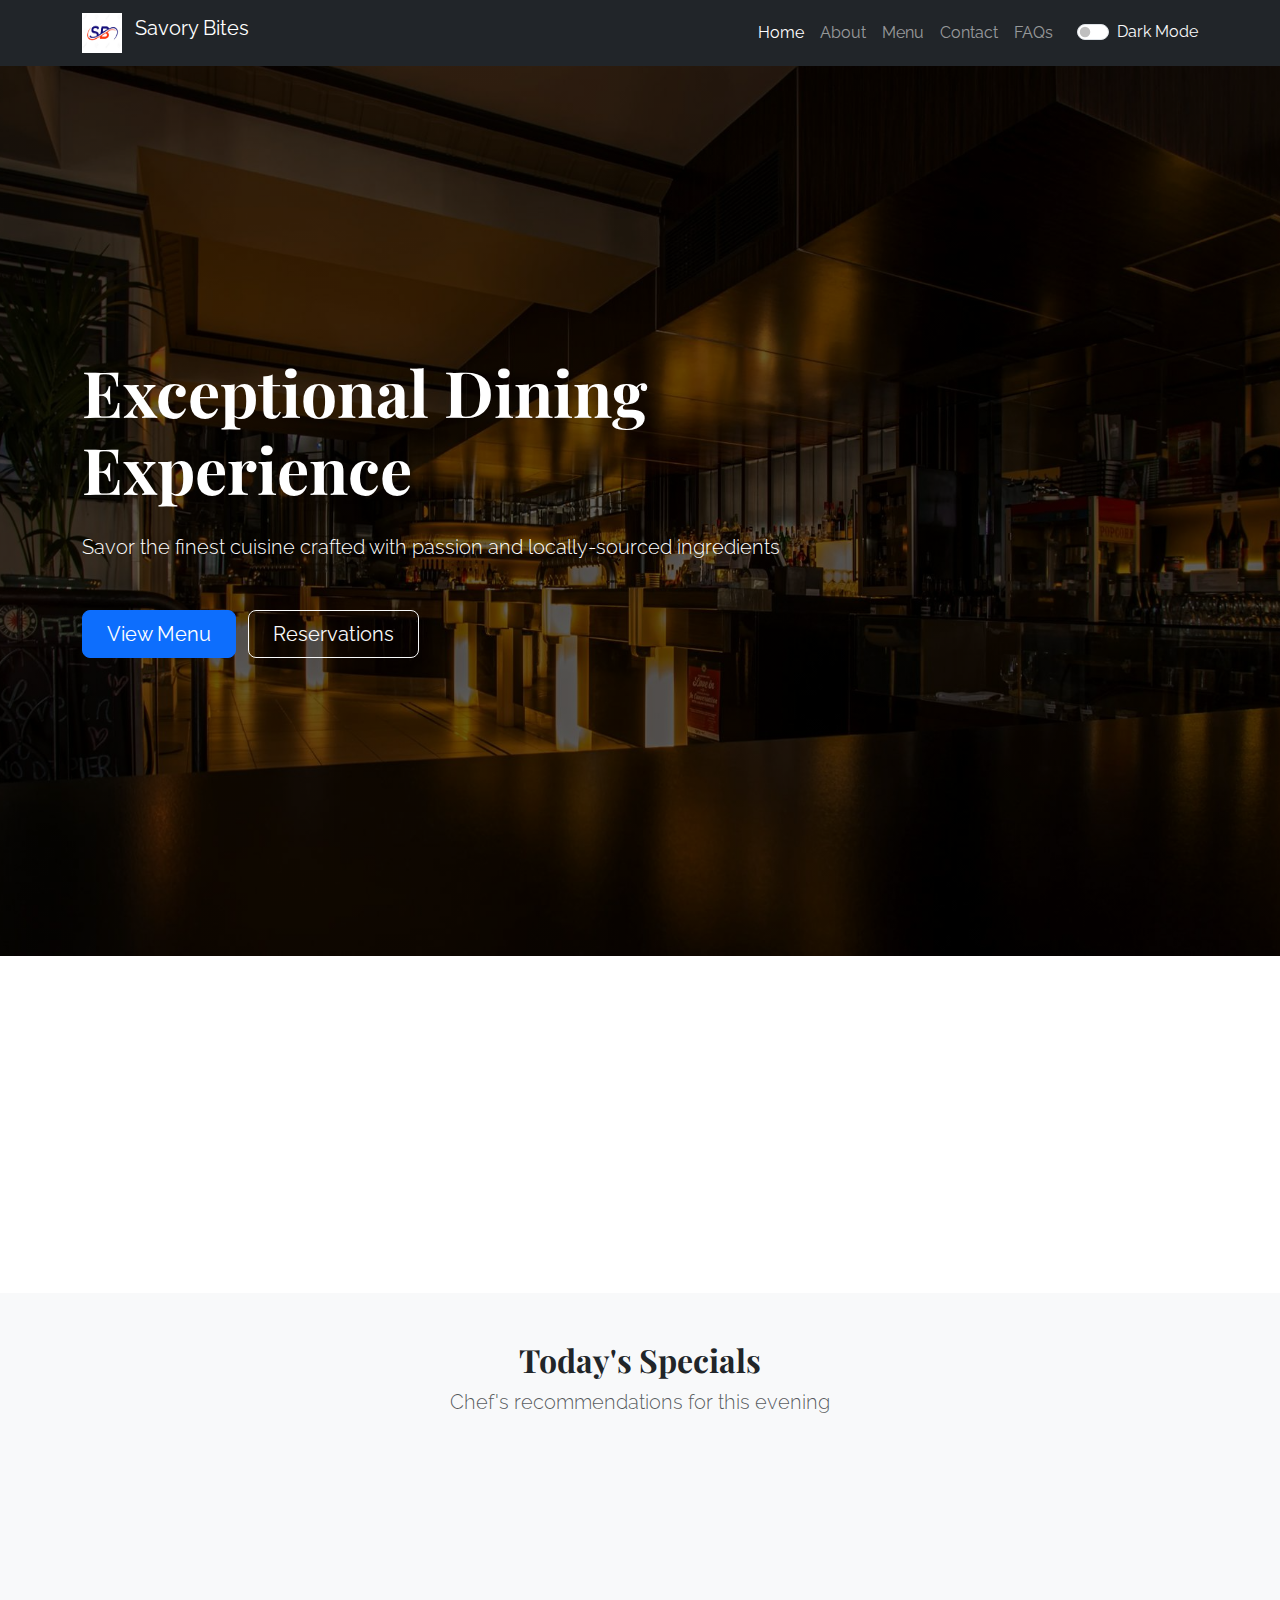
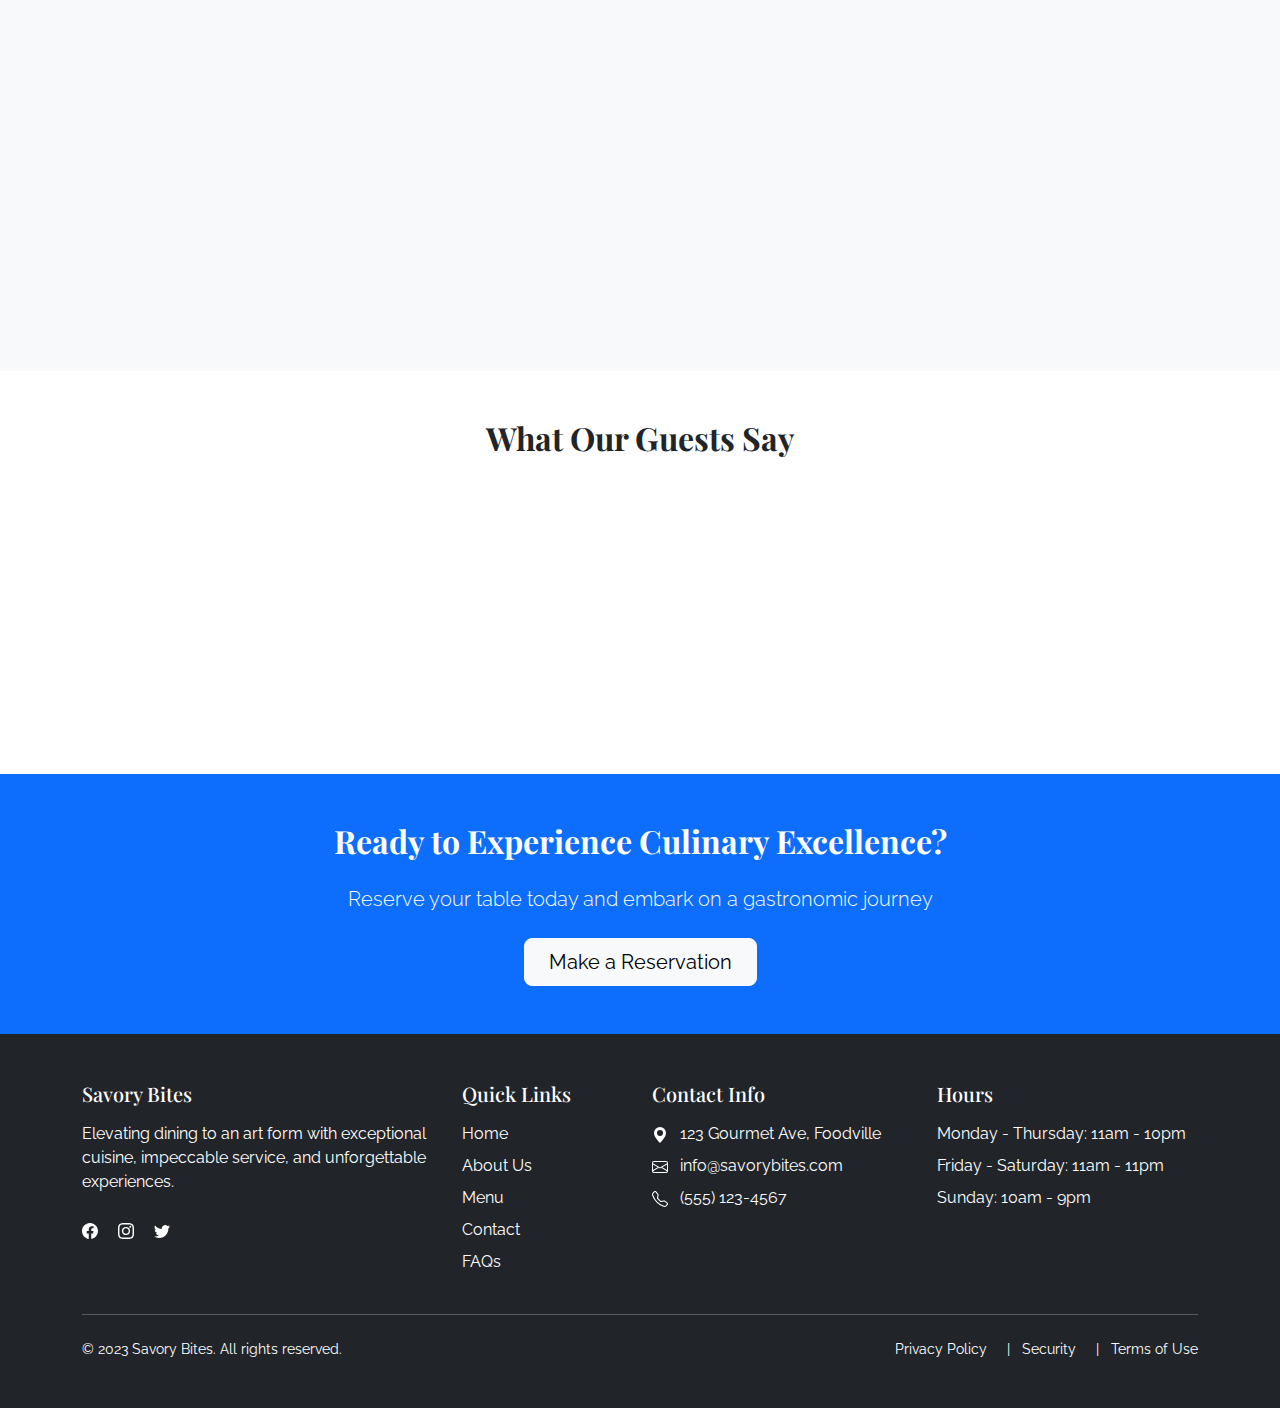
<file: index.html>
<!DOCTYPE html>
<html lang="en" data-bs-theme="light">
<head>
    <meta charset="UTF-8">
    <meta name="viewport" content="width=device-width, initial-scale=1.0">
    <meta name="description" content="Gourmet dining experience with fresh, locally-sourced ingredients">
    <meta property="og:image" content="assets/images/hero.jpg">
    <title>Savory Bites | Fine Dining Restaurant</title>
    <!-- Bootstrap CSS -->
    <link href="https://cdn.jsdelivr.net/npm/bootstrap@5.3.2/dist/css/bootstrap.min.css" rel="stylesheet">
    <!-- Google Fonts -->
    <link href="https://fonts.googleapis.com/css2?family=Playfair+Display:wght@400;700&family=Raleway:wght@400;600&display=swap" rel="stylesheet">
    <!-- Custom CSS -->
    <link rel="stylesheet" href="assets/css/style.css">
    <!-- Favicon -->
    <link rel="icon" href="images/restaurant-logo.png">
</head>
<body>
    <!-- Navigation -->
    <nav class="navbar navbar-expand-lg navbar-dark bg-dark fixed-top">
        <div class="container">
            <a class="navbar-brand" href="index.html">
                <img src="images/restaurant-logo.png" alt="Savory Bites Logo" width="40" height="40" class="d-inline-block align-top me-2">
                Savory Bites
            </a>
            <button class="navbar-toggler" type="button" data-bs-toggle="collapse" data-bs-target="#navbarNav" aria-controls="navbarNav" aria-expanded="false" aria-label="Toggle navigation">
                <span class="navbar-toggler-icon"></span>
            </button>
            <div class="collapse navbar-collapse" id="navbarNav">
                <ul class="navbar-nav ms-auto">
                    <li class="nav-item">
                        <a class="nav-link active" aria-current="page" href="index.html">Home</a>
                    </li>
                    <li class="nav-item">
                        <a class="nav-link" href="about.html">About</a>
                    </li>
                    <li class="nav-item">
                        <a class="nav-link" href="menu.html">Menu</a>
                    </li>
                    <li class="nav-item">
                        <a class="nav-link" href="contact.html">Contact</a>
                    </li>
                    <li class="nav-item">
                        <a class="nav-link" href="faqs.html">FAQs</a>
                    </li>
                </ul>
                <div class="form-check form-switch ms-3">
                    <input class="form-check-input" type="checkbox" id="darkModeToggle">
                    <label class="form-check-label text-light" for="darkModeToggle">Dark Mode</label>
                </div>
            </div>
        </div>
    </nav>

    <!-- Hero Section -->
    <header class="hero-section">
        <div class="container h-100">
            <div class="row h-100 align-items-center">
                <div class="col-lg-8">
                    <h1 class="display-3 fw-bold text-white mb-4">Exceptional Dining Experience</h1>
                    <p class="lead text-white mb-5">Savor the finest cuisine crafted with passion and locally-sourced ingredients</p>
                    <a href="menu.html" class="btn btn-primary btn-lg px-4 me-2">View Menu</a>
                    <a href="contact.html" class="btn btn-outline-light btn-lg px-4">Reservations</a>
                </div>
            </div>
        </div>
    </header>

    <!-- Main Content -->
    <main>
        <!-- Featured Section -->
        <section class="py-5">
            <div class="container">
                <div class="row g-4">
                    <div class="col-md-4">
                        <div class="card h-100 border-0 shadow-sm">
                            <div class="card-body text-center">
                                <div class="feature-icon bg-primary bg-gradient rounded-circle p-3 mb-3 mx-auto">
                                    <svg xmlns="http://www.w3.org/2000/svg" width="24" height="24" fill="currentColor" viewBox="0 0 16 16">
                                        <path d="M8 1a2 2 0 0 1 2 2v4H6V3a2 2 0 0 1 2-2zm3 6V3a3 3 0 0 0-6 0v4a2 2 0 0 0-2 2v5a2 2 0 0 0 2 2h6a2 2 0 0 0 2-2V9a2 2 0 0 0-2-2z">
                                    </svg>
                                </div>
                                <h3 class="h4 mb-3">Premium Ingredients</h3>
                                <p class="text-muted mb-0">We source only the freshest, highest quality ingredients from local farmers and producers.</p>
                            </div>
                        </div>
                    </div>
                    <div class="col-md-4">
                        <div class="card h-100 border-0 shadow-sm">
                            <div class="card-body text-center">
                                <div class="feature-icon bg-primary bg-gradient rounded-circle p-3 mb-3 mx-auto">
                                    <svg xmlns="http://www.w3.org/2000/svg" width="24" height="24" fill="currentColor" viewBox="0 0 16 16">
                                        <path d="M2 1a1 1 0 0 0-1 1v8a1 1 0 0 0 1 1h9.586a2 2 0 0 1 1.414.586l2 2V2a1 1 0 0 0-1-1H2zm12-1a2 2 0 0 1 2 2v12.793a.5.5 0 0 1-.854.353l-2.853-2.853a1 1 0 0 0-.707-.293H2a2 2 0 0 1-2-2V2a2 2 0 0 1 2-2h12z">
                                    </svg>
                                </div>
                                <h3 class="h4 mb-3">Seasonal Menu</h3>
                                <p class="text-muted mb-0">Our menu changes with the seasons to ensure you enjoy the best flavors all year round.</p>
                            </div>
                        </div>
                    </div>
                    <div class="col-md-4">
                        <div class="card h-100 border-0 shadow-sm">
                            <div class="card-body text-center">
                                <div class="feature-icon bg-primary bg-gradient rounded-circle p-3 mb-3 mx-auto">
                                    <svg xmlns="http://www.w3.org/2000/svg" width="24" height="24" fill="currentColor" viewBox="0 0 16 16">
                                        <path d="M3.5 0a.5.5 0 0 1 .5.5V1h8V.5a.5.5 0 0 1 1 0V1h1a2 2 0 0 1 2 2v11a2 2 0 0 1-2 2H2a2 2 0 0 1-2-2V3a2 2 0 0 1 2-2h1V.5a.5.5 0 0 1 .5-.5zM1 4v10a1 1 0 0 0 1 1h12a1 1 0 0 0 1-1V4H1z">
                                    </svg>
                                </div>
                                <h3 class="h4 mb-3">Events & Catering</h3>
                                <p class="text-muted mb-0">Host your special events with us or let us bring our culinary expertise to your venue.</p>
                            </div>
                        </div>
                    </div>
                </div>
            </div>
        </section>

        <!-- Specials Section -->
        <section class="py-5 bg-light">
            <div class="container">
                <div class="text-center mb-5">
                    <h2 class="fw-bold">Today's Specials</h2>
                    <p class="lead text-muted">Chef's recommendations for this evening</p>
                </div>
                <div class="row g-4">
                    <div class="col-md-6 col-lg-3">
                        <div class="card h-100 overflow-hidden border-0 shadow-sm">
                            <img src="images/menu-item1.jpg" class="card-img-top" loading="lazy" alt="Grilled Salmon with Vegetables">
                            <div class="card-body">
                                <h5 class="card-title">Grilled Salmon</h5>
                                <p class="card-text">Fresh Atlantic salmon with seasonal vegetables and lemon butter sauce.</p>
                                <p class="text-primary fw-bold">$24.99</p>
                            </div>
                        </div>
                    </div>
                    <div class="col-md-6 col-lg-3">
                        <div class="card h-100 overflow-hidden border-0 shadow-sm">
                            <img src="images/menu-item2.jpg" class="card-img-top" loading="lazy" alt="Beef Tenderloin with Mashed Potatoes">
                            <div class="card-body">
                                <h5 class="card-title">Beef Tenderloin</h5>
                                <p class="card-text">Premium cut with truffle mashed potatoes and red wine reduction.</p>
                                <p class="text-primary fw-bold">$32.99</p>
                            </div>
                        </div>
                    </div>
                    <div class="col-md-6 col-lg-3">
                        <div class="card h-100 overflow-hidden border-0 shadow-sm">
                            <img src="images/menu-item3.jpg" class="card-img-top" loading="lazy" alt="Vegetable Risotto">
                            <div class="card-body">
                                <h5 class="card-title">Vegetable Risotto</h5>
                                <p class="card-text">Creamy Arborio rice with seasonal vegetables and parmesan.</p>
                                <p class="text-primary fw-bold">$18.99</p>
                            </div>
                        </div>
                    </div>
                    <div class="col-md-6 col-lg-3">
                        <div class="card h-100 border-0 shadow-sm">
                            <div class="card-body d-flex flex-column">
                                <h5 class="card-title">Wine Pairing</h5>
                                <p class="card-text flex-grow-1">Ask our sommelier for the perfect wine to complement your meal.</p>
                                <a href="menu.html" class="btn btn-outline-primary">View Full Menu</a>
                            </div>
                        </div>
                    </div>
                </div>
            </div>
        </section>

        <!-- Testimonials -->
        <section class="py-5">
            <div class="container">
                <div class="text-center mb-5">
                    <h2 class="fw-bold">What Our Guests Say</h2>
                </div>
                <div class="row g-4">
                    <div class="col-md-4">
                        <div class="card h-100 border-0 shadow-sm">
                            <div class="card-body">
                                <div class="mb-3 text-warning">
                                    <svg xmlns="http://www.w3.org/2000/svg" width="16" height="16" fill="currentColor" viewBox="0 0 16 16">
                                        <path d="M3.612 15.443c-.386.198-.824-.149-.746-.592l.83-4.73L.173 6.765c-.329-.314-.158-.888.283-.95l4.898-.696L7.538.792c.197-.39.73-.39.927 0l2.184 4.327 4.898.696c.441.062.612.636.282.95l-3.522 3.356.83 4.73c.078.443-.36.79-.746.592L8 13.187l-4.389 2.256z">
                                    </svg>
                                    <svg xmlns="http://www.w3.org/2000/svg" width="16" height="16" fill="currentColor" viewBox="0 0 16 16">
                                        <path d="M3.612 15.443c-.386.198-.824-.149-.746-.592l.83-4.73L.173 6.765c-.329-.314-.158-.888.283-.95l4.898-.696L7.538.792c.197-.39.73-.39.927 0l2.184 4.327 4.898.696c.441.062.612.636.282.95l-3.522 3.356.83 4.73c.078.443-.36.79-.746.592L8 13.187l-4.389 2.256z">
                                    </svg>
                                    <svg xmlns="http://www.w3.org/2000/svg" width="16" height="16" fill="currentColor" viewBox="0 0 16 16">
                                        <path d="M3.612 15.443c-.386.198-.824-.149-.746-.592l.83-4.73L.173 6.765c-.329-.314-.158-.888.283-.95l4.898-.696L7.538.792c.197-.39.73-.39.927 0l2.184 4.327 4.898.696c.441.062.612.636.282.95l-3.522 3.356.83 4.73c.078.443-.36.79-.746.592L8 13.187l-4.389 2.256z">
                                    </svg>
                                    <svg xmlns="http://www.w3.org/2000/svg" width="16" height="16" fill="currentColor" viewBox="0 0 16 16">
                                        <path d="M3.612 15.443c-.386.198-.824-.149-.746-.592l.83-4.73L.173 6.765c-.329-.314-.158-.888.283-.95l4.898-.696L7.538.792c.197-.39.73-.39.927 0l2.184 4.327 4.898.696c.441.062.612.636.282.95l-3.522 3.356.83 4.73c.078.443-.36.79-.746.592L8 13.187l-4.389 2.256z">
                                    </svg>
                                    <svg xmlns="http://www.w3.org/2000/svg" width="16" height="16" fill="currentColor" viewBox="0 0 16 16">
                                        <path d="M3.612 15.443c-.386.198-.824-.149-.746-.592l.83-4.73L.173 6.765c-.329-.314-.158-.888.283-.95l4.898-.696L7.538.792c.197-.39.73-.39.927 0l2.184 4.327 4.898.696c.441.062.612.636.282.95l-3.522 3.356.83 4.73c.078.443-.36.79-.746.592L8 13.187l-4.389 2.256z">
                                    </svg>
                                </div>
                                <blockquote class="blockquote mb-0">
                                    <p>The best dining experience I've had in years. Every dish was a masterpiece!</p>
                                    <footer class="blockquote-footer mt-2">Sarah Johnson</footer>
                                </blockquote>
                            </div>
                        </div>
                    </div>
                    <div class="col-md-4">
                        <div class="card h-100 border-0 shadow-sm">
                            <div class="card-body">
                                <div class="mb-3 text-warning">
                                    <svg xmlns="http://www.w3.org/2000/svg" width="16" height="16" fill="currentColor" viewBox="0 0 16 16">
                                        <path d="M3.612 15.443c-.386.198-.824-.149-.746-.592l.83-4.73L.173 6.765c-.329-.314-.158-.888.283-.95l4.898-.696L7.538.792c.197-.39.73-.39.927 0l2.184 4.327 4.898.696c.441.062.612.636.282.95l-3.522 3.356.83 4.73c.078.443-.36.79-.746.592L8 13.187l-4.389 2.256z">
                                    </svg>
                                    <svg xmlns="http://www.w3.org/2000/svg" width="16" height="16" fill="currentColor" viewBox="0 0 16 16">
                                        <path d="M3.612 15.443c-.386.198-.824-.149-.746-.592l.83-4.73L.173 6.765c-.329-.314-.158-.888.283-.95l4.898-.696L7.538.792c.197-.39.73-.39.927 0l2.184 4.327 4.898.696c.441.062.612.636.282.95l-3.522 3.356.83 4.73c.078.443-.36.79-.746.592L8 13.187l-4.389 2.256z">
                                    </svg>
                                    <svg xmlns="http://www.w3.org/2000/svg" width="16" height="16" fill="currentColor" viewBox="0 0 16 16">
                                        <path d="M3.612 15.443c-.386.198-.824-.149-.746-.592l.83-4.73L.173 6.765c-.329-.314-.158-.888.283-.95l4.898-.696L7.538.792c.197-.39.73-.39.927 0l2.184 4.327 4.898.696c.441.062.612.636.282.95l-3.522 3.356.83 4.73c.078.443-.36.79-.746.592L8 13.187l-4.389 2.256z">
                                    </svg>
                                    <svg xmlns="http://www.w3.org/2000/svg" width="16" height="16" fill="currentColor" viewBox="0 0 16 16">
                                        <path d="M3.612 15.443c-.386.198-.824-.149-.746-.592l.83-4.73L.173 6.765c-.329-.314-.158-.888.283-.95l4.898-.696L7.538.792c.197-.39.73-.39.927 0l2.184 4.327 4.898.696c.441.062.612.636.282.95l-3.522 3.356.83 4.73c.078.443-.36.79-.746.592L8 13.187l-4.389 2.256z">
                                    </svg>
                                    <svg xmlns="http://www.w3.org/2000/svg" width="16" height="16" fill="currentColor" viewBox="0 0 16 16">
                                        <path d="M3.612 15.443c-.386.198-.824-.149-.746-.592l.83-4.73L.173 6.765c-.329-.314-.158-.888.283-.95l4.898-.696L7.538.792c.197-.39.73-.39.927 0l2.184 4.327 4.898.696c.441.062.612.636.282.95l-3.522 3.356.83 4.73c.078.443-.36.79-.746.592L8 13.187l-4.389 2.256z">
                                    </svg>
                                </div>
                                <blockquote class="blockquote mb-0">
                                    <p>Impeccable service and the wine selection was extraordinary. Will definitely return!</p>
                                    <footer class="blockquote-footer mt-2">Michael Chen</footer>
                                </blockquote>
                            </div>
                        </div>
                    </div>
                    <div class="col-md-4">
                        <div class="card h-100 border-0 shadow-sm">
                            <div class="card-body">
                                <div class="mb-3 text-warning">
                                    <svg xmlns="http://www.w3.org/2000/svg" width="16" height="16" fill="currentColor" viewBox="0 0 16 16">
                                        <path d="M3.612 15.443c-.386.198-.824-.149-.746-.592l.83-4.73L.173 6.765c-.329-.314-.158-.888.283-.95l4.898-.696L7.538.792c.197-.39.73-.39.927 0l2.184 4.327 4.898.696c.441.062.612.636.282.95l-3.522 3.356.83 4.73c.078.443-.36.79-.746.592L8 13.187l-4.389 2.256z">
                                    </svg>
                                    <svg xmlns="http://www.w3.org/2000/svg" width="16" height="16" fill="currentColor" viewBox="0 0 16 16">
                                        <path d="M3.612 15.443c-.386.198-.824-.149-.746-.592l.83-4.73L.173 6.765c-.329-.314-.158-.888.283-.95l4.898-.696L7.538.792c.197-.39.73-.39.927 0l2.184 4.327 4.898.696c.441.062.612.636.282.95l-3.522 3.356.83 4.73c.078.443-.36.79-.746.592L8 13.187l-4.389 2.256z">
                                    </svg>
                                    <svg xmlns="http://www.w3.org/2000/svg" width="16" height="16" fill="currentColor" viewBox="0 0 16 16">
                                        <path d="M3.612 15.443c-.386.198-.824-.149-.746-.592l.83-4.73L.173 6.765c-.329-.314-.158-.888.283-.95l4.898-.696L7.538.792c.197-.39.73-.39.927 0l2.184 4.327 4.898.696c.441.062.612.636.282.95l-3.522 3.356.83 4.73c.078.443-.36.79-.746.592L8 13.187l-4.389 2.256z">
                                    </svg>
                                    <svg xmlns="http://www.w3.org/2000/svg" width="16" height="16" fill="currentColor" viewBox="0 0 16 16">
                                        <path d="M3.612 15.443c-.386.198-.824-.149-.746-.592l.83-4.73L.173 6.765c-.329-.314-.158-.888.283-.95l4.898-.696L7.538.792c.197-.39.73-.39.927 0l2.184 4.327 4.898.696c.441.062.612.636.282.95l-3.522 3.356.83 4.73c.078.443-.36.79-.746.592L8 13.187l-4.389 2.256z">
                                    </svg>
                                    <svg xmlns="http://www.w3.org/2000/svg" width="16" height="16" fill="currentColor" viewBox="0 0 16 16">
                                        <path d="M3.612 15.443c-.386.198-.824-.149-.746-.592l.83-4.73L.173 6.765c-.329-.314-.158-.888.283-.95l4.898-.696L7.538.792c.197-.39.73-.39.927 0l2.184 4.327 4.898.696c.441.062.612.636.282.95l-3.522 3.356.83 4.73c.078.443-.36.79-.746.592L8 13.187l-4.389 2.256z">
                                    </svg>
                                </div>
                                <blockquote class="blockquote mb-0">
                                    <p>Celebrated our anniversary here. The ambiance, food, and service were all perfect.</p>
                                    <footer class="blockquote-footer mt-2">Emily & David Wilson</footer>
                                </blockquote>
                            </div>
                        </div>
                    </div>
                </div>
            </div>
        </section>

        <!-- Call to Action -->
        <section class="py-5 bg-primary text-white">
            <div class="container text-center">
                <h2 class="fw-bold mb-4">Ready to Experience Culinary Excellence?</h2>
                <p class="lead mb-4">Reserve your table today and embark on a gastronomic journey</p>
                <a href="contact.html" class="btn btn-light btn-lg px-4">Make a Reservation</a>
            </div>
        </section>
    </main>

    <!-- Footer -->
    <footer class="bg-dark text-white py-5">
        <div class="container">
            <div class="row g-4">
                <div class="col-lg-4">
                    <h3 class="h5 mb-3">Savory Bites</h3>
                    <p>Elevating dining to an art form with exceptional cuisine, impeccable service, and unforgettable experiences.</p>
                    <div class="mt-4">
                        <a href="#" class="text-white me-3"><svg xmlns="http://www.w3.org/2000/svg" width="16" height="16" fill="currentColor" viewBox="0 0 16 16"><path d="M16 8.049c0-4.446-3.582-8.05-8-8.05C3.58 0-.002 3.603-.002 8.05c0 4.017 2.926 7.347 6.75 7.951v-5.625h-2.03V8.05H6.75V6.275c0-2.017 1.195-3.131 3.022-3.131.876 0 1.791.157 1.791.157v1.98h-1.009c-.993 0-1.303.621-1.303 1.258v1.51h2.218l-.354 2.326H9.25V16c3.824-.604 6.75-3.934 6.75-7.951z"></svg></a>
                        <a href="#" class="text-white me-3"><svg xmlns="http://www.w3.org/2000/svg" width="16" height="16" fill="currentColor" viewBox="0 0 16 16"><path d="M8 0C5.829 0 5.556.01 4.703.048 3.85.088 3.269.222 2.76.42a3.917 3.917 0 0 0-1.417.923A3.927 3.927 0 0 0 .42 2.76C.222 3.268.087 3.85.048 4.7.01 5.555 0 5.827 0 8.001c0 2.172.01 2.444.048 3.297.04.852.174 1.433.372 1.942.205.526.478.972.923 1.417.444.445.89.719 1.416.923.51.198 1.09.333 1.942.372C5.555 15.99 5.827 16 8 16s2.444-.01 3.298-.048c.851-.04 1.434-.174 1.943-.372a3.916 3.916 0 0 0 1.416-.923c.445-.445.718-.891.923-1.417.197-.509.332-1.09.372-1.942C15.99 10.445 16 10.173 16 8s-.01-2.445-.048-3.299c-.04-.851-.175-1.433-.372-1.941a3.926 3.926 0 0 0-.923-1.417A3.911 3.911 0 0 0 13.24.42c-.51-.198-1.092-.333-1.943-.372C10.443.01 10.172 0 7.998 0h.003zm-.717 1.442h.718c2.136 0 2.389.007 3.232.046.78.035 1.204.166 1.486.275.373.145.64.319.92.599.28.28.453.546.598.92.11.281.24.705.275 1.485.039.843.047 1.096.047 3.231s-.008 2.389-.047 3.232c-.035.78-.166 1.203-.275 1.485a2.47 2.47 0 0 1-.599.919c-.28.28-.546.453-.92.598-.28.11-.704.24-1.485.276-.843.038-1.096.047-3.232.047s-2.39-.009-3.233-.047c-.78-.036-1.203-.166-1.485-.276a2.478 2.478 0 0 1-.92-.598 2.48 2.48 0 0 1-.6-.92c-.109-.281-.24-.705-.275-1.485-.038-.843-.046-1.096-.046-3.233 0-2.136.008-2.388.046-3.231.036-.78.166-1.204.276-1.486.145-.373.319-.64.599-.92.28-.28.546-.453.92-.598.282-.11.705-.24 1.485-.276.738-.034 1.024-.044 2.515-.045v.002zm4.988 1.328a.96.96 0 1 0 0 1.92.96.96 0 0 0 0-1.92zm-4.27 1.122a4.109 4.109 0 1 0 0 8.217 4.109 4.109 0 0 0 0-8.217zm0 1.441a2.667 2.667 0 1 1 0 5.334 2.667 2.667 0 0 1 0-5.334z"></svg></a>
                        <a href="#" class="text-white"><svg xmlns="http://www.w3.org/2000/svg" width="16" height="16" fill="currentColor" viewBox="0 0 16 16"><path d="M5.026 15c6.038 0 9.341-5.003 9.341-9.334 0-.14 0-.282-.006-.422A6.685 6.685 0 0 0 16 3.542a6.658 6.658 0 0 1-1.889.518 3.301 3.301 0 0 0 1.447-1.817 6.533 6.533 0 0 1-2.087.793A3.286 3.286 0 0 0 7.875 6.03a9.325 9.325 0 0 1-6.767-3.429 3.289 3.289 0 0 0 1.018 4.382A3.323 3.323 0 0 1 .64 6.575v.045a3.288 3.288 0 0 0 2.632 3.218 3.203 3.203 0 0 1-.865.115 3.23 3.23 0 0 1-.614-.057 3.283 3.283 0 0 0 3.067 2.277A6.588 6.588 0 0 1 .78 13.58a6.32 6.32 0 0 1-.78-.045A9.344 9.344 0 0 0 5.026 15z"></svg></a>
                    </div>
                </div>
                <div class="col-lg-2 col-md-4">
                    <h3 class="h5 mb-3">Quick Links</h3>
                    <ul class="list-unstyled">
                        <li class="mb-2"><a href="index.html" class="text-white text-decoration-none">Home</a></li>
                        <li class="mb-2"><a href="about.html" class="text-white text-decoration-none">About Us</a></li>
                        <li class="mb-2"><a href="menu.html" class="text-white text-decoration-none">Menu</a></li>
                        <li class="mb-2"><a href="contact.html" class="text-white text-decoration-none">Contact</a></li>
                        <li class="mb-2"><a href="faqs.html" class="text-white text-decoration-none">FAQs</a></li>
                    </ul>
                </div>
                <div class="col-lg-3 col-md-4">
                    <h3 class="h5 mb-3">Contact Info</h3>
                    <ul class="list-unstyled">
                        <li class="mb-2"><svg xmlns="http://www.w3.org/2000/svg" width="16" height="16" fill="currentColor" viewBox="0 0 16 16" class="me-2"><path d="M8 16s6-5.686 6-10A6 6 0 0 0 2 6c0 4.314 6 10 6 10zm0-7a3 3 0 1 1 0-6 3 3 0 0 1 0 6z"></svg> 123 Gourmet Ave, Foodville</li>
                        <li class="mb-2"><svg xmlns="http://www.w3.org/2000/svg" width="16" height="16" fill="currentColor" viewBox="0 0 16 16" class="me-2"><path d="M0 4a2 2 0 0 1 2-2h12a2 2 0 0 1 2 2v8a2 2 0 0 1-2 2H2a2 2 0 0 1-2-2V4zm2-1a1 1 0 0 0-1 1v.217l7 4.2 7-4.2V4a1 1 0 0 0-1-1H2zm13 2.383-4.758 2.855L15 11.114v-5.73zm-.034 6.878L9.271 8.82 8 9.583 6.728 8.82l-5.694 3.44A1 1 0 0 0 2 13h12a1 1 0 0 0 .966-.739zM1 11.114l4.758-2.876L1 5.383v5.73z"></svg> info@savorybites.com</li>
                        <li class="mb-2"><svg xmlns="http://www.w3.org/2000/svg" width="16" height="16" fill="currentColor" viewBox="0 0 16 16" class="me-2"><path d="M3.654 1.328a.678.678 0 0 0-1.015-.063L1.605 2.3c-.483.484-.661 1.169-.45 1.77a17.568 17.568 0 0 0 4.168 6.608 17.569 17.569 0 0 0 6.608 4.168c.601.211 1.286.033 1.77-.45l1.034-1.034a.678.678 0 0 0-.063-1.015l-2.307-1.794a.678.678 0 0 0-.58-.122l-2.19.547a1.745 1.745 0 0 1-1.657-.459L5.482 8.062a1.745 1.745 0 0 1-.46-1.657l.548-2.19a.678.678 0 0 0-.122-.58L3.654 1.328zM1.884.511a1.745 1.745 0 0 1 2.612.163L6.29 2.98c.329.423.445.974.315 1.494l-.547 2.19a.678.678 0 0 0 .178.643l2.457 2.457a.678.678 0 0 0 .644.178l2.189-.547a1.745 1.745 0 0 1 1.494.315l2.306 1.794c.829.645.905 1.87.163 2.611l-1.034 1.034c-.74.74-1.846 1.065-2.877.702a18.634 18.634 0 0 1-7.01-4.42 18.634 18.634 0 0 1-4.42-7.009c-.362-1.03-.037-2.137.703-2.877L1.885.511z"></svg> (555) 123-4567</li>
                    </ul>
                </div>
                <div class="col-lg-3 col-md-4">
                    <h3 class="h5 mb-3">Hours</h3>
                    <ul class="list-unstyled">
                        <li class="mb-2">Monday - Thursday: 11am - 10pm</li>
                        <li class="mb-2">Friday - Saturday: 11am - 11pm</li>
                        <li class="mb-2">Sunday: 10am - 9pm</li>
                    </ul>
                </div>
            </div>
            <hr class="my-4 bg-secondary">
            <div class="row">
                <div class="col-md-6 text-center text-md-start">
                    <p class="small mb-0">&copy; 2023 Savory Bites. All rights reserved.</p>
                </div>
                <div class="col-md-6 text-center text-md-end">
                    <ul class="list-inline small mb-0">
                        <li class="list-inline-item"><a href="privacy-policy.html" class="text-white text-decoration-none">Privacy Policy</a></li>
                        <li class="list-inline-item mx-2">|</li>
                        <li class="list-inline-item"><a href="security.html" class="text-white text-decoration-none">Security</a></li>
                        <li class="list-inline-item mx-2">|</li>
                        <li class="list-inline-item"><a href="terms.html" class="text-white text-decoration-none">Terms of Use</a></li>
                    </ul>
                </div>
            </div>
        </div>
    </footer>

    <!-- Bootstrap JS -->
    <script src="https://cdn.jsdelivr.net/npm/bootstrap@5.3.2/dist/js/bootstrap.bundle.min.js"></script>
    <!-- Custom JS -->
    <script src="assets/js/script.js"></script>
</body>
</html>
</file>
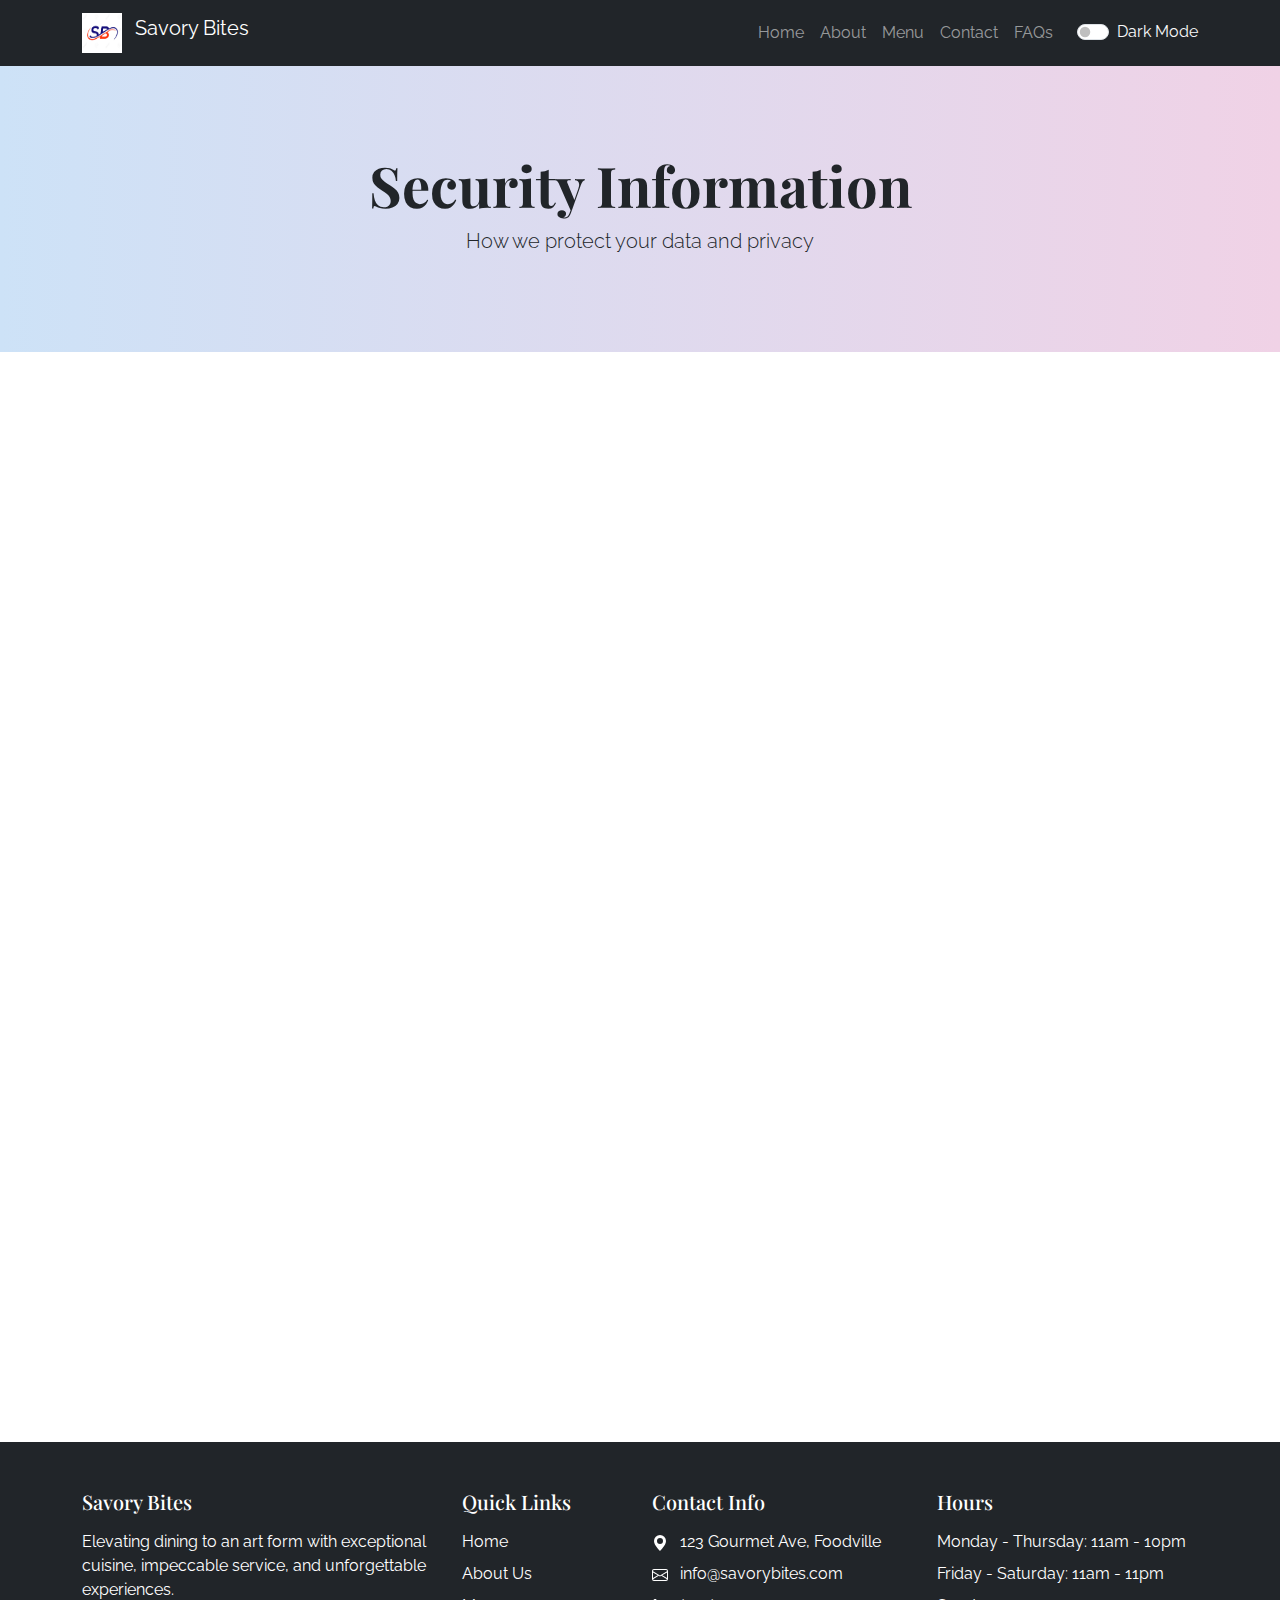
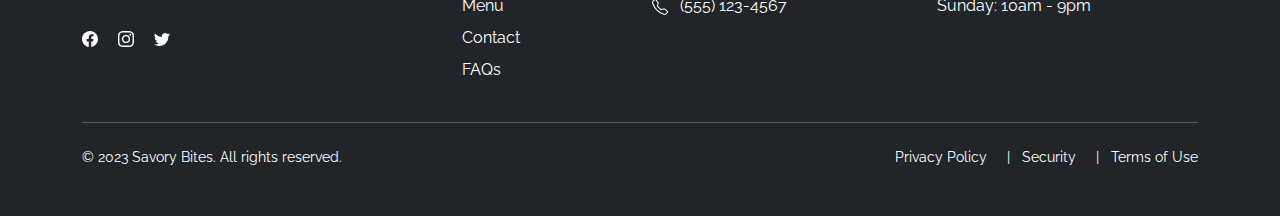
<file: security.html>
<!DOCTYPE html>
<html lang="en" data-bs-theme="light">
<head>
    <meta charset="UTF-8">
    <meta name="viewport" content="width=device-width, initial-scale=1.0">
    <meta name="description" content="Savory Bites Security Information - Learn about our security practices">
    <title>Security | Savory Bites</title>
    <link href="https://cdn.jsdelivr.net/npm/bootstrap@5.3.2/dist/css/bootstrap.min.css" rel="stylesheet">
    <link href="https://fonts.googleapis.com/css2?family=Playfair+Display:wght@400;700&family=Raleway:wght@400;600&display=swap" rel="stylesheet">
    <link rel="stylesheet" href="assets/css/style.css">
    <link rel="icon" href="images/restaurant-logo.png" type="image/png">
</head>
<body>
    <!-- Navigation -->
    <nav class="navbar navbar-expand-lg navbar-dark bg-dark fixed-top">
        <div class="container">
            <a class="navbar-brand" href="index.html">
                <img src="images/restaurant-logo.png" alt="Savory Bites Logo" width="40" height="40" class="d-inline-block align-top me-2">
                Savory Bites
            </a>
            <button class="navbar-toggler" type="button" data-bs-toggle="collapse" data-bs-target="#navbarNav" aria-controls="navbarNav" aria-expanded="false" aria-label="Toggle navigation">
                <span class="navbar-toggler-icon"></span>
            </button>
            <div class="collapse navbar-collapse" id="navbarNav">
                <ul class="navbar-nav ms-auto">
                    <li class="nav-item">
                        <a class="nav-link" href="index.html">Home</a>
                    </li>
                    <li class="nav-item">
                        <a class="nav-link" href="about.html">About</a>
                    </li>
                    <li class="nav-item">
                        <a class="nav-link" href="menu.html">Menu</a>
                    </li>
                    <li class="nav-item">
                        <a class="nav-link" href="contact.html">Contact</a>
                    </li>
                    <li class="nav-item">
                        <a class="nav-link" href="faqs.html">FAQs</a>
                    </li>
                </ul>
                <div class="form-check form-switch ms-3">
                    <input class="form-check-input" type="checkbox" id="darkModeToggle">
                    <label class="form-check-label text-light" for="darkModeToggle">Dark Mode</label>
                </div>
            </div>
        </div>
    </nav>

    <!-- Page Header -->
    <header class="page-header py-5 bg-light">
        <div class="container py-5">
            <div class="row">
                <div class="col-lg-8 mx-auto text-center">
                    <h1 class="display-4 fw-bold">Security Information</h1>
                    <p class="lead mb-0">How we protect your data and privacy</p>
                </div>
            </div>
        </div>
    </header>

    <!-- Main Content -->
    <main>
        <section class="py-5">
            <div class="container">
                <div class="row justify-content-center">
                    <div class="col-lg-8">
                        <div class="card border-0 shadow-sm">
                            <div class="card-body">
                                <h2 class="h4 fw-bold mb-3">Data Protection</h2>
                                <p>At Savory Bites, we take the security of your personal information seriously. We implement a variety of security measures to maintain the safety of your personal information.</p>

                                <h2 class="h4 fw-bold mb-3 mt-4">Payment Security</h2>
                                <p>All payment transactions are processed through a secure gateway provider and are not stored or processed on our servers. We use industry-standard encryption technologies when transferring and receiving consumer data exchanged with our site.</p>

                                <h2 class="h4 fw-bold mb-3 mt-4">Secure Communications</h2>
                                <p>Our website uses SSL (Secure Sockets Layer) encryption to ensure that all data passed between the web server and browsers remains private and integral.</p>

                                <h2 class="h4 fw-bold mb-3 mt-4">Employee Access</h2>
                                <p>Only authorized personnel have access to personal information, and they are required to keep the information confidential. All employees are trained on our security and privacy practices.</p>

                                <h2 class="h4 fw-bold mb-3 mt-4">Regular Security Audits</h2>
                                <p>We conduct regular security reviews and audits to ensure our systems are secure and that our security practices are up to date.</p>

                                <h2 class="h4 fw-bold mb-3 mt-4">Reporting Security Issues</h2>
                                <p>If you discover a security vulnerability in our systems, please report it to <a href="mailto:security@savorybites.com">security@savorybites.com</a>. We appreciate your help in keeping our systems secure.</p>

                                <h2 class="h4 fw-bold mb-3 mt-4">Your Responsibility</h2>
                                <p>While we do our best to protect your personal information, we also recommend that you:</p>
                                <ul>
                                    <li>Use strong, unique passwords for your accounts</li>
                                    <li>Keep your login credentials confidential</li>
                                    <li>Log out of your account when using shared devices</li>
                                    <li>Be cautious of phishing attempts</li>
                                </ul>
                            </div>
                        </div>
                    </div>
                </div>
            </div>
        </section>
    </main>

     <!-- Footer -->
   <footer class="bg-dark text-white py-5">
        <div class="container">
            <div class="row g-4">
                <div class="col-lg-4">
                    <h3 class="h5 mb-3">Savory Bites</h3>
                    <p>Elevating dining to an art form with exceptional cuisine, impeccable service, and unforgettable experiences.</p>
                    <div class="mt-4">
                        <a href="#" class="text-white me-3"><svg xmlns="http://www.w3.org/2000/svg" width="16" height="16" fill="currentColor" viewBox="0 0 16 16"><path d="M16 8.049c0-4.446-3.582-8.05-8-8.05C3.58 0-.002 3.603-.002 8.05c0 4.017 2.926 7.347 6.75 7.951v-5.625h-2.03V8.05H6.75V6.275c0-2.017 1.195-3.131 3.022-3.131.876 0 1.791.157 1.791.157v1.98h-1.009c-.993 0-1.303.621-1.303 1.258v1.51h2.218l-.354 2.326H9.25V16c3.824-.604 6.75-3.934 6.75-7.951z"></svg></a>
                        <a href="#" class="text-white me-3"><svg xmlns="http://www.w3.org/2000/svg" width="16" height="16" fill="currentColor" viewBox="0 0 16 16"><path d="M8 0C5.829 0 5.556.01 4.703.048 3.85.088 3.269.222 2.76.42a3.917 3.917 0 0 0-1.417.923A3.927 3.927 0 0 0 .42 2.76C.222 3.268.087 3.85.048 4.7.01 5.555 0 5.827 0 8.001c0 2.172.01 2.444.048 3.297.04.852.174 1.433.372 1.942.205.526.478.972.923 1.417.444.445.89.719 1.416.923.51.198 1.09.333 1.942.372C5.555 15.99 5.827 16 8 16s2.444-.01 3.298-.048c.851-.04 1.434-.174 1.943-.372a3.916 3.916 0 0 0 1.416-.923c.445-.445.718-.891.923-1.417.197-.509.332-1.09.372-1.942C15.99 10.445 16 10.173 16 8s-.01-2.445-.048-3.299c-.04-.851-.175-1.433-.372-1.941a3.926 3.926 0 0 0-.923-1.417A3.911 3.911 0 0 0 13.24.42c-.51-.198-1.092-.333-1.943-.372C10.443.01 10.172 0 7.998 0h.003zm-.717 1.442h.718c2.136 0 2.389.007 3.232.046.78.035 1.204.166 1.486.275.373.145.64.319.92.599.28.28.453.546.598.92.11.281.24.705.275 1.485.039.843.047 1.096.047 3.231s-.008 2.389-.047 3.232c-.035.78-.166 1.203-.275 1.485a2.47 2.47 0 0 1-.599.919c-.28.28-.546.453-.92.598-.28.11-.704.24-1.485.276-.843.038-1.096.047-3.232.047s-2.39-.009-3.233-.047c-.78-.036-1.203-.166-1.485-.276a2.478 2.478 0 0 1-.92-.598 2.48 2.48 0 0 1-.6-.92c-.109-.281-.24-.705-.275-1.485-.038-.843-.046-1.096-.046-3.233 0-2.136.008-2.388.046-3.231.036-.78.166-1.204.276-1.486.145-.373.319-.64.599-.92.28-.28.546-.453.92-.598.282-.11.705-.24 1.485-.276.738-.034 1.024-.044 2.515-.045v.002zm4.988 1.328a.96.96 0 1 0 0 1.92.96.96 0 0 0 0-1.92zm-4.27 1.122a4.109 4.109 0 1 0 0 8.217 4.109 4.109 0 0 0 0-8.217zm0 1.441a2.667 2.667 0 1 1 0 5.334 2.667 2.667 0 0 1 0-5.334z"></svg></a>
                        <a href="#" class="text-white"><svg xmlns="http://www.w3.org/2000/svg" width="16" height="16" fill="currentColor" viewBox="0 0 16 16"><path d="M5.026 15c6.038 0 9.341-5.003 9.341-9.334 0-.14 0-.282-.006-.422A6.685 6.685 0 0 0 16 3.542a6.658 6.658 0 0 1-1.889.518 3.301 3.301 0 0 0 1.447-1.817 6.533 6.533 0 0 1-2.087.793A3.286 3.286 0 0 0 7.875 6.03a9.325 9.325 0 0 1-6.767-3.429 3.289 3.289 0 0 0 1.018 4.382A3.323 3.323 0 0 1 .64 6.575v.045a3.288 3.288 0 0 0 2.632 3.218 3.203 3.203 0 0 1-.865.115 3.23 3.23 0 0 1-.614-.057 3.283 3.283 0 0 0 3.067 2.277A6.588 6.588 0 0 1 .78 13.58a6.32 6.32 0 0 1-.78-.045A9.344 9.344 0 0 0 5.026 15z"></svg></a>
                    </div>
                </div>
                <div class="col-lg-2 col-md-4">
                    <h3 class="h5 mb-3">Quick Links</h3>
                    <ul class="list-unstyled">
                        <li class="mb-2"><a href="index.html" class="text-white text-decoration-none">Home</a></li>
                        <li class="mb-2"><a href="about.html" class="text-white text-decoration-none">About Us</a></li>
                        <li class="mb-2"><a href="menu.html" class="text-white text-decoration-none">Menu</a></li>
                        <li class="mb-2"><a href="contact.html" class="text-white text-decoration-none">Contact</a></li>
                        <li class="mb-2"><a href="faqs.html" class="text-white text-decoration-none">FAQs</a></li>
                    </ul>
                </div>
                <div class="col-lg-3 col-md-4">
                    <h3 class="h5 mb-3">Contact Info</h3>
                    <ul class="list-unstyled">
                        <li class="mb-2"><svg xmlns="http://www.w3.org/2000/svg" width="16" height="16" fill="currentColor" viewBox="0 0 16 16" class="me-2"><path d="M8 16s6-5.686 6-10A6 6 0 0 0 2 6c0 4.314 6 10 6 10zm0-7a3 3 0 1 1 0-6 3 3 0 0 1 0 6z"></svg> 123 Gourmet Ave, Foodville</li>
                        <li class="mb-2"><svg xmlns="http://www.w3.org/2000/svg" width="16" height="16" fill="currentColor" viewBox="0 0 16 16" class="me-2"><path d="M0 4a2 2 0 0 1 2-2h12a2 2 0 0 1 2 2v8a2 2 0 0 1-2 2H2a2 2 0 0 1-2-2V4zm2-1a1 1 0 0 0-1 1v.217l7 4.2 7-4.2V4a1 1 0 0 0-1-1H2zm13 2.383-4.758 2.855L15 11.114v-5.73zm-.034 6.878L9.271 8.82 8 9.583 6.728 8.82l-5.694 3.44A1 1 0 0 0 2 13h12a1 1 0 0 0 .966-.739zM1 11.114l4.758-2.876L1 5.383v5.73z"></svg> info@savorybites.com</li>
                        <li class="mb-2"><svg xmlns="http://www.w3.org/2000/svg" width="16" height="16" fill="currentColor" viewBox="0 0 16 16" class="me-2"><path d="M3.654 1.328a.678.678 0 0 0-1.015-.063L1.605 2.3c-.483.484-.661 1.169-.45 1.77a17.568 17.568 0 0 0 4.168 6.608 17.569 17.569 0 0 0 6.608 4.168c.601.211 1.286.033 1.77-.45l1.034-1.034a.678.678 0 0 0-.063-1.015l-2.307-1.794a.678.678 0 0 0-.58-.122l-2.19.547a1.745 1.745 0 0 1-1.657-.459L5.482 8.062a1.745 1.745 0 0 1-.46-1.657l.548-2.19a.678.678 0 0 0-.122-.58L3.654 1.328zM1.884.511a1.745 1.745 0 0 1 2.612.163L6.29 2.98c.329.423.445.974.315 1.494l-.547 2.19a.678.678 0 0 0 .178.643l2.457 2.457a.678.678 0 0 0 .644.178l2.189-.547a1.745 1.745 0 0 1 1.494.315l2.306 1.794c.829.645.905 1.87.163 2.611l-1.034 1.034c-.74.74-1.846 1.065-2.877.702a18.634 18.634 0 0 1-7.01-4.42 18.634 18.634 0 0 1-4.42-7.009c-.362-1.03-.037-2.137.703-2.877L1.885.511z"></svg> (555) 123-4567</li>
                    </ul>
                </div>
                <div class="col-lg-3 col-md-4">
                    <h3 class="h5 mb-3">Hours</h3>
                    <ul class="list-unstyled">
                        <li class="mb-2">Monday - Thursday: 11am - 10pm</li>
                        <li class="mb-2">Friday - Saturday: 11am - 11pm</li>
                        <li class="mb-2">Sunday: 10am - 9pm</li>
                    </ul>
                </div>
            </div>
            <hr class="my-4 bg-secondary">
            <div class="row">
                <div class="col-md-6 text-center text-md-start">
                    <p class="small mb-0">&copy; 2023 Savory Bites. All rights reserved.</p>
                </div>
                <div class="col-md-6 text-center text-md-end">
                    <ul class="list-inline small mb-0">
                        <li class="list-inline-item"><a href="privacy-policy.html" class="text-white text-decoration-none">Privacy Policy</a></li>
                        <li class="list-inline-item mx-2">|</li>
                        <li class="list-inline-item"><a href="security.html" class="text-white text-decoration-none">Security</a></li>
                        <li class="list-inline-item mx-2">|</li>
                        <li class="list-inline-item"><a href="terms.html" class="text-white text-decoration-none">Terms of Use</a></li>
                    </ul>
                </div>
            </div>
        </div>
    </footer>
    <script src="https://cdn.jsdelivr.net/npm/bootstrap@5.3.2/dist/js/bootstrap.bundle.min.js"></script>
    <script src="assets/js/script.js"></script>
</body>
</html>
</file>
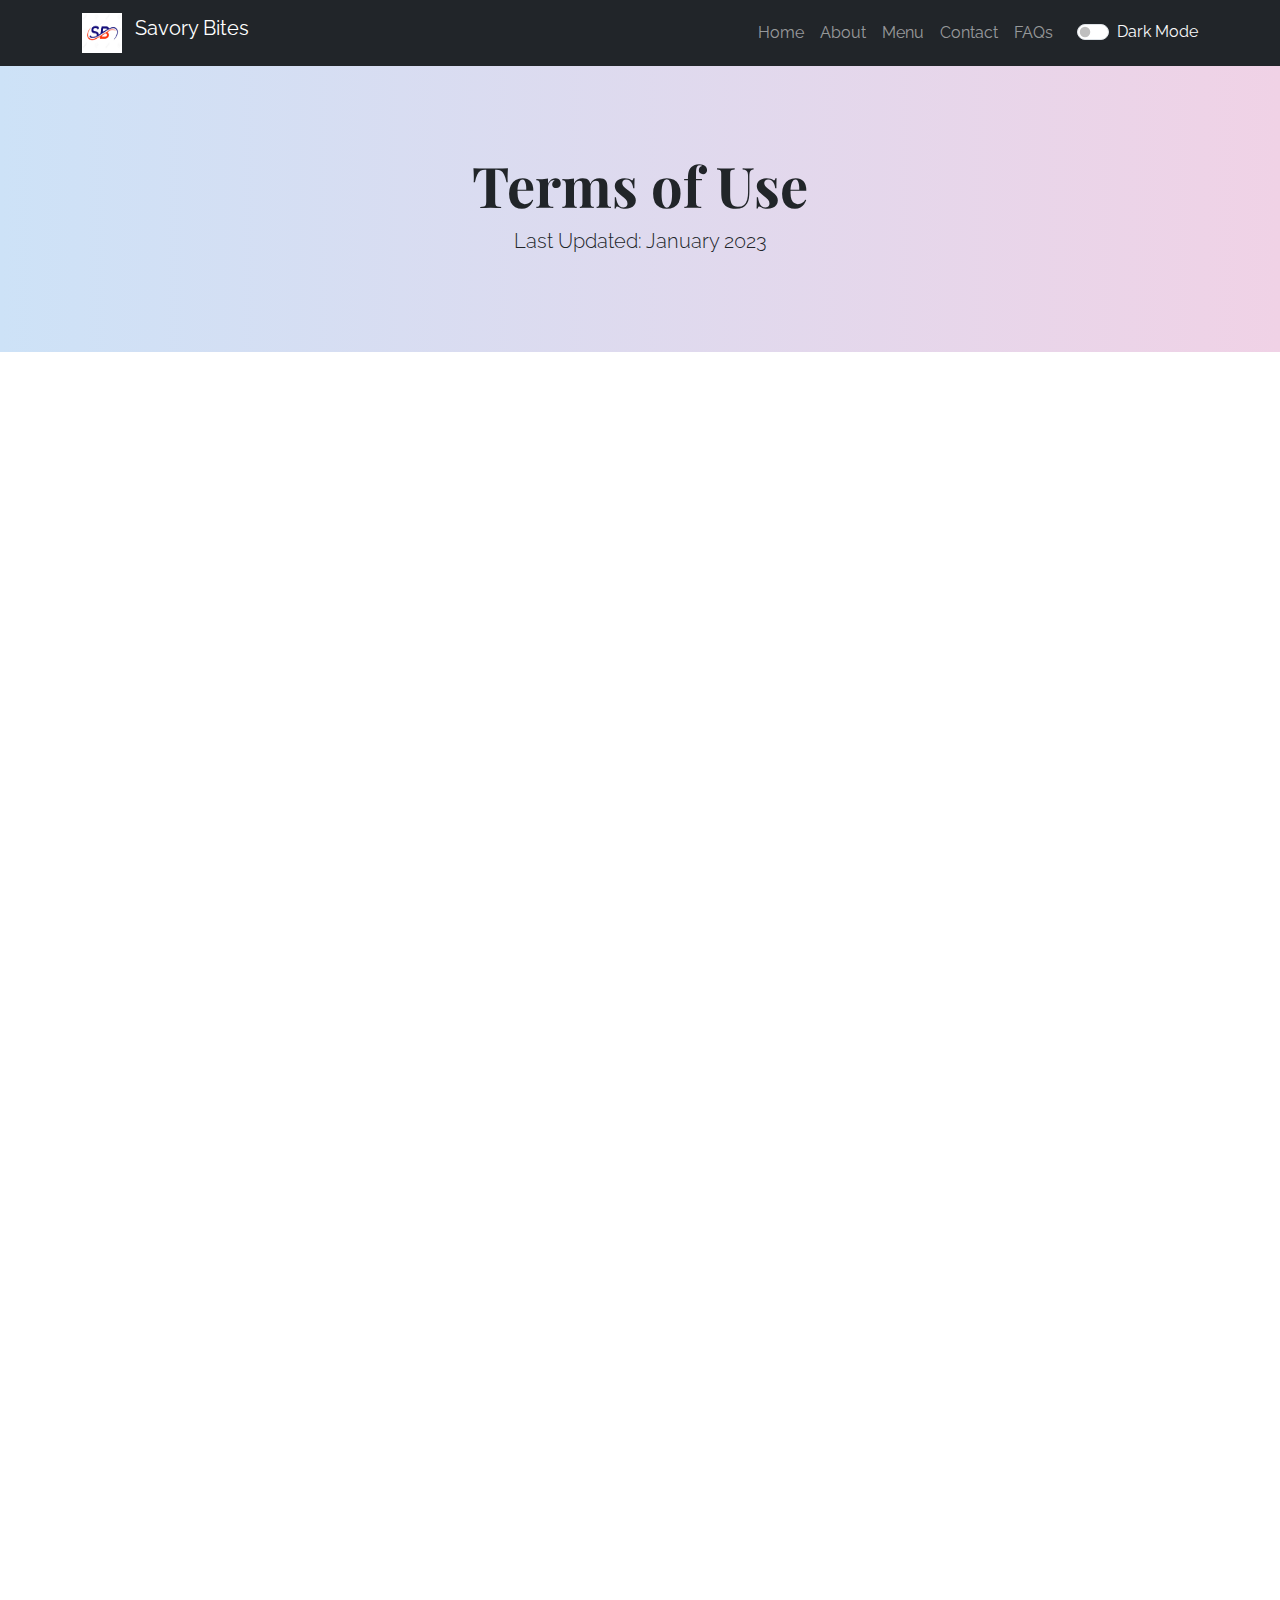
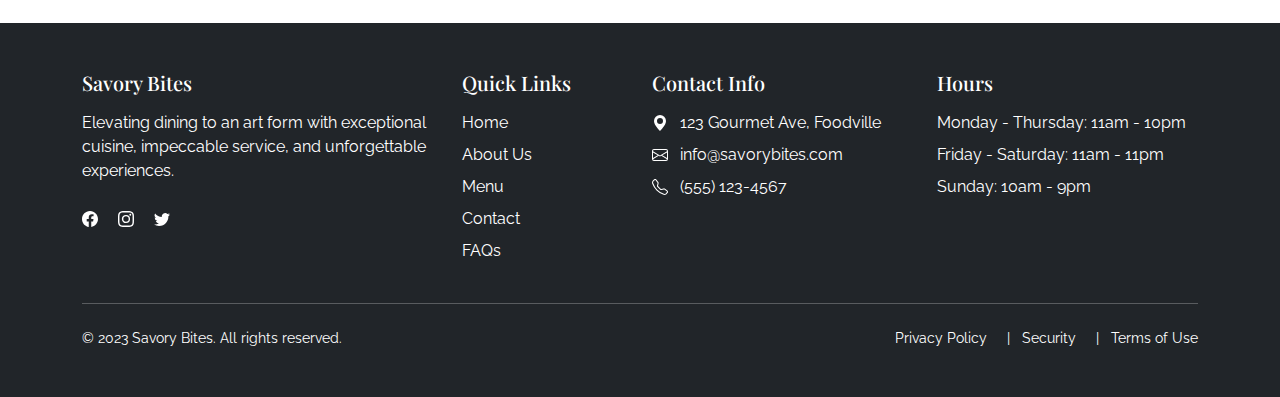
<file: terms.html>
<!DOCTYPE html>
<html lang="en" data-bs-theme="light">
<head>
    <meta charset="UTF-8">
    <meta name="viewport" content="width=device-width, initial-scale=1.0">
    <meta name="description" content="Savory Bites Terms of Use - Legal terms governing use of our services">
    <title>Terms of Use | Savory Bites</title>
    <link href="https://cdn.jsdelivr.net/npm/bootstrap@5.3.2/dist/css/bootstrap.min.css" rel="stylesheet">
    <link href="https://fonts.googleapis.com/css2?family=Playfair+Display:wght@400;700&family=Raleway:wght@400;600&display=swap" rel="stylesheet">
    <link rel="stylesheet" href="assets/css/style.css">
    <link rel="icon" href="images/restaurant-logo.png" type="image/png">
</head>
<body>
    <!-- Navigation -->
    <nav class="navbar navbar-expand-lg navbar-dark bg-dark fixed-top">
        <div class="container">
            <a class="navbar-brand" href="index.html">
                <img src="images/restaurant-logo.png" alt="Savory Bites Logo" width="40" height="40" class="d-inline-block align-top me-2">
                Savory Bites
            </a>
            <button class="navbar-toggler" type="button" data-bs-toggle="collapse" data-bs-target="#navbarNav" aria-controls="navbarNav" aria-expanded="false" aria-label="Toggle navigation">
                <span class="navbar-toggler-icon"></span>
            </button>
            <div class="collapse navbar-collapse" id="navbarNav">
                <ul class="navbar-nav ms-auto">
                    <li class="nav-item">
                        <a class="nav-link" href="index.html">Home</a>
                    </li>
                    <li class="nav-item">
                        <a class="nav-link" href="about.html">About</a>
                    </li>
                    <li class="nav-item">
                        <a class="nav-link" href="menu.html">Menu</a>
                    </li>
                    <li class="nav-item">
                        <a class="nav-link" href="contact.html">Contact</a>
                    </li>
                    <li class="nav-item">
                        <a class="nav-link" href="faqs.html">FAQs</a>
                    </li>
                </ul>
                <div class="form-check form-switch ms-3">
                    <input class="form-check-input" type="checkbox" id="darkModeToggle">
                    <label class="form-check-label text-light" for="darkModeToggle">Dark Mode</label>
                </div>
            </div>
        </div>
    </nav>

    <!-- Page Header -->
    <header class="page-header py-5 bg-light">
        <div class="container py-5">
            <div class="row">
                <div class="col-lg-8 mx-auto text-center">
                    <h1 class="display-4 fw-bold">Terms of Use</h1>
                    <p class="lead mb-0">Last Updated: January 2023</p>
                </div>
            </div>
        </div>
    </header>

    <!-- Main Content -->
    <main>
        <section class="py-5">
            <div class="container">
                <div class="row justify-content-center">
                    <div class="col-lg-8">
                        <div class="card border-0 shadow-sm">
                            <div class="card-body">
                                <h2 class="h4 fw-bold mb-3">Acceptance of Terms</h2>
                                <p>By accessing or using the Savory Bites website and services, you agree to be bound by these Terms of Use. If you do not agree to these terms, please do not use our services.</p>

                                <h2 class="h4 fw-bold mb-3 mt-4">Reservations and Cancellations</h2>
                                <p>Reservations made through our website or by phone are subject to availability. We reserve the right to cancel any reservation if we believe it was made fraudulently or in violation of these terms.</p>
                                <p>Cancellations must be made at least 24 hours in advance for regular reservations and 48 hours in advance for large parties or special events.</p>

                                <h2 class="h4 fw-bold mb-3 mt-4">User Conduct</h2>
                                <p>You agree not to use our services to:</p>
                                <ul>
                                    <li>Violate any laws or regulations</li>
                                    <li>Infringe on the rights of others</li>
                                    <li>Transmit harmful or offensive content</li>
                                    <li>Interfere with the operation of our services</li>
                                    <li>Attempt to gain unauthorized access to our systems</li>
                                </ul>

                                <h2 class="h4 fw-bold mb-3 mt-4">Intellectual Property</h2>
                                <p>All content on our website, including text, graphics, logos, and images, is our property or the property of our licensors and is protected by copyright and other intellectual property laws.</p>

                                <h2 class="h4 fw-bold mb-3 mt-4">Limitation of Liability</h2>
                                <p>Savory Bites shall not be liable for any indirect, incidental, special, or consequential damages resulting from the use or inability to use our services.</p>

                                <h2 class="h4 fw-bold mb-3 mt-4">Changes to Terms</h2>
                                <p>We may modify these terms at any time. The updated version will be posted on our website with a revised "Last Updated" date.</p>

                                <h2 class="h4 fw-bold mb-3 mt-4">Governing Law</h2>
                                <p>These terms shall be governed by and construed in accordance with the laws of the state where our restaurant is located, without regard to its conflict of law provisions.</p>

                                <h2 class="h4 fw-bold mb-3 mt-4">Contact Us</h2>
                                <p>If you have any questions about these Terms of Use, please contact us at <a href="mailto:legal@savorybites.com">legal@savorybites.com</a>.</p>
                            </div>
                        </div>
                    </div>
                </div>
            </div>
        </section>
    </main>

    <!-- Footer -->
  <footer class="bg-dark text-white py-5">
        <div class="container">
            <div class="row g-4">
                <div class="col-lg-4">
                    <h3 class="h5 mb-3">Savory Bites</h3>
                    <p>Elevating dining to an art form with exceptional cuisine, impeccable service, and unforgettable experiences.</p>
                    <div class="mt-4">
                        <a href="#" class="text-white me-3"><svg xmlns="http://www.w3.org/2000/svg" width="16" height="16" fill="currentColor" viewBox="0 0 16 16"><path d="M16 8.049c0-4.446-3.582-8.05-8-8.05C3.58 0-.002 3.603-.002 8.05c0 4.017 2.926 7.347 6.75 7.951v-5.625h-2.03V8.05H6.75V6.275c0-2.017 1.195-3.131 3.022-3.131.876 0 1.791.157 1.791.157v1.98h-1.009c-.993 0-1.303.621-1.303 1.258v1.51h2.218l-.354 2.326H9.25V16c3.824-.604 6.75-3.934 6.75-7.951z"></svg></a>
                        <a href="#" class="text-white me-3"><svg xmlns="http://www.w3.org/2000/svg" width="16" height="16" fill="currentColor" viewBox="0 0 16 16"><path d="M8 0C5.829 0 5.556.01 4.703.048 3.85.088 3.269.222 2.76.42a3.917 3.917 0 0 0-1.417.923A3.927 3.927 0 0 0 .42 2.76C.222 3.268.087 3.85.048 4.7.01 5.555 0 5.827 0 8.001c0 2.172.01 2.444.048 3.297.04.852.174 1.433.372 1.942.205.526.478.972.923 1.417.444.445.89.719 1.416.923.51.198 1.09.333 1.942.372C5.555 15.99 5.827 16 8 16s2.444-.01 3.298-.048c.851-.04 1.434-.174 1.943-.372a3.916 3.916 0 0 0 1.416-.923c.445-.445.718-.891.923-1.417.197-.509.332-1.09.372-1.942C15.99 10.445 16 10.173 16 8s-.01-2.445-.048-3.299c-.04-.851-.175-1.433-.372-1.941a3.926 3.926 0 0 0-.923-1.417A3.911 3.911 0 0 0 13.24.42c-.51-.198-1.092-.333-1.943-.372C10.443.01 10.172 0 7.998 0h.003zm-.717 1.442h.718c2.136 0 2.389.007 3.232.046.78.035 1.204.166 1.486.275.373.145.64.319.92.599.28.28.453.546.598.92.11.281.24.705.275 1.485.039.843.047 1.096.047 3.231s-.008 2.389-.047 3.232c-.035.78-.166 1.203-.275 1.485a2.47 2.47 0 0 1-.599.919c-.28.28-.546.453-.92.598-.28.11-.704.24-1.485.276-.843.038-1.096.047-3.232.047s-2.39-.009-3.233-.047c-.78-.036-1.203-.166-1.485-.276a2.478 2.478 0 0 1-.92-.598 2.48 2.48 0 0 1-.6-.92c-.109-.281-.24-.705-.275-1.485-.038-.843-.046-1.096-.046-3.233 0-2.136.008-2.388.046-3.231.036-.78.166-1.204.276-1.486.145-.373.319-.64.599-.92.28-.28.546-.453.92-.598.282-.11.705-.24 1.485-.276.738-.034 1.024-.044 2.515-.045v.002zm4.988 1.328a.96.96 0 1 0 0 1.92.96.96 0 0 0 0-1.92zm-4.27 1.122a4.109 4.109 0 1 0 0 8.217 4.109 4.109 0 0 0 0-8.217zm0 1.441a2.667 2.667 0 1 1 0 5.334 2.667 2.667 0 0 1 0-5.334z"></svg></a>
                        <a href="#" class="text-white"><svg xmlns="http://www.w3.org/2000/svg" width="16" height="16" fill="currentColor" viewBox="0 0 16 16"><path d="M5.026 15c6.038 0 9.341-5.003 9.341-9.334 0-.14 0-.282-.006-.422A6.685 6.685 0 0 0 16 3.542a6.658 6.658 0 0 1-1.889.518 3.301 3.301 0 0 0 1.447-1.817 6.533 6.533 0 0 1-2.087.793A3.286 3.286 0 0 0 7.875 6.03a9.325 9.325 0 0 1-6.767-3.429 3.289 3.289 0 0 0 1.018 4.382A3.323 3.323 0 0 1 .64 6.575v.045a3.288 3.288 0 0 0 2.632 3.218 3.203 3.203 0 0 1-.865.115 3.23 3.23 0 0 1-.614-.057 3.283 3.283 0 0 0 3.067 2.277A6.588 6.588 0 0 1 .78 13.58a6.32 6.32 0 0 1-.78-.045A9.344 9.344 0 0 0 5.026 15z"></svg></a>
                    </div>
                </div>
                <div class="col-lg-2 col-md-4">
                    <h3 class="h5 mb-3">Quick Links</h3>
                    <ul class="list-unstyled">
                        <li class="mb-2"><a href="index.html" class="text-white text-decoration-none">Home</a></li>
                        <li class="mb-2"><a href="about.html" class="text-white text-decoration-none">About Us</a></li>
                        <li class="mb-2"><a href="menu.html" class="text-white text-decoration-none">Menu</a></li>
                        <li class="mb-2"><a href="contact.html" class="text-white text-decoration-none">Contact</a></li>
                        <li class="mb-2"><a href="faqs.html" class="text-white text-decoration-none">FAQs</a></li>
                    </ul>
                </div>
                <div class="col-lg-3 col-md-4">
                    <h3 class="h5 mb-3">Contact Info</h3>
                    <ul class="list-unstyled">
                        <li class="mb-2"><svg xmlns="http://www.w3.org/2000/svg" width="16" height="16" fill="currentColor" viewBox="0 0 16 16" class="me-2"><path d="M8 16s6-5.686 6-10A6 6 0 0 0 2 6c0 4.314 6 10 6 10zm0-7a3 3 0 1 1 0-6 3 3 0 0 1 0 6z"></svg> 123 Gourmet Ave, Foodville</li>
                        <li class="mb-2"><svg xmlns="http://www.w3.org/2000/svg" width="16" height="16" fill="currentColor" viewBox="0 0 16 16" class="me-2"><path d="M0 4a2 2 0 0 1 2-2h12a2 2 0 0 1 2 2v8a2 2 0 0 1-2 2H2a2 2 0 0 1-2-2V4zm2-1a1 1 0 0 0-1 1v.217l7 4.2 7-4.2V4a1 1 0 0 0-1-1H2zm13 2.383-4.758 2.855L15 11.114v-5.73zm-.034 6.878L9.271 8.82 8 9.583 6.728 8.82l-5.694 3.44A1 1 0 0 0 2 13h12a1 1 0 0 0 .966-.739zM1 11.114l4.758-2.876L1 5.383v5.73z"></svg> info@savorybites.com</li>
                        <li class="mb-2"><svg xmlns="http://www.w3.org/2000/svg" width="16" height="16" fill="currentColor" viewBox="0 0 16 16" class="me-2"><path d="M3.654 1.328a.678.678 0 0 0-1.015-.063L1.605 2.3c-.483.484-.661 1.169-.45 1.77a17.568 17.568 0 0 0 4.168 6.608 17.569 17.569 0 0 0 6.608 4.168c.601.211 1.286.033 1.77-.45l1.034-1.034a.678.678 0 0 0-.063-1.015l-2.307-1.794a.678.678 0 0 0-.58-.122l-2.19.547a1.745 1.745 0 0 1-1.657-.459L5.482 8.062a1.745 1.745 0 0 1-.46-1.657l.548-2.19a.678.678 0 0 0-.122-.58L3.654 1.328zM1.884.511a1.745 1.745 0 0 1 2.612.163L6.29 2.98c.329.423.445.974.315 1.494l-.547 2.19a.678.678 0 0 0 .178.643l2.457 2.457a.678.678 0 0 0 .644.178l2.189-.547a1.745 1.745 0 0 1 1.494.315l2.306 1.794c.829.645.905 1.87.163 2.611l-1.034 1.034c-.74.74-1.846 1.065-2.877.702a18.634 18.634 0 0 1-7.01-4.42 18.634 18.634 0 0 1-4.42-7.009c-.362-1.03-.037-2.137.703-2.877L1.885.511z"></svg> (555) 123-4567</li>
                    </ul>
                </div>
                <div class="col-lg-3 col-md-4">
                    <h3 class="h5 mb-3">Hours</h3>
                    <ul class="list-unstyled">
                        <li class="mb-2">Monday - Thursday: 11am - 10pm</li>
                        <li class="mb-2">Friday - Saturday: 11am - 11pm</li>
                        <li class="mb-2">Sunday: 10am - 9pm</li>
                    </ul>
                </div>
            </div>
            <hr class="my-4 bg-secondary">
            <div class="row">
                <div class="col-md-6 text-center text-md-start">
                    <p class="small mb-0">&copy; 2023 Savory Bites. All rights reserved.</p>
                </div>
                <div class="col-md-6 text-center text-md-end">
                    <ul class="list-inline small mb-0">
                        <li class="list-inline-item"><a href="privacy-policy.html" class="text-white text-decoration-none">Privacy Policy</a></li>
                        <li class="list-inline-item mx-2">|</li>
                        <li class="list-inline-item"><a href="security.html" class="text-white text-decoration-none">Security</a></li>
                        <li class="list-inline-item mx-2">|</li>
                        <li class="list-inline-item"><a href="terms.html" class="text-white text-decoration-none">Terms of Use</a></li>
                    </ul>
                </div>
            </div>
        </div>
    </footer>

    <script src="https://cdn.jsdelivr.net/npm/bootstrap@5.3.2/dist/js/bootstrap.bundle.min.js"></script>
    <script src="assets/js/script.js"></script>
</body>
</html>
</file>
<file: assets/css/style.css>
/* Base Styles */
:root {
    --primary-color: #0d6efd;
    --secondary-color: #6c757d;
    --dark-color: #212529;
    --light-color: #f8f9fa;
    --font-heading: 'Playfair Display', serif;
    --font-body: 'Raleway', sans-serif;
}

body {
    font-family: var(--font-body);
    color: var(--dark-color);
    padding-top: 56px; /* For fixed navbar */
    transition: background-color 0.3s ease;
}

h1, h2, h3, h4, h5, h6 {
    font-family: var(--font-heading);
    font-weight: 700;
}

/* Hero Section */
.hero-section {
    background: linear-gradient(rgba(0, 0, 0, 0.6)), url('../../images/hero.jpg') no-repeat center center;
    background-size: cover;
    height: 100vh;
    min-height: 600px;
    display: flex;
    align-items: center;
    color: white;
}

/* Feature Icons */
.feature-icon {
    width: 60px;
    height: 60px;
    display: flex;
    align-items: center;
    justify-content: center;
}

/* Page Headers */
.page-header {
    margin-top: -1px; /* Fixes gap between navbar and header */
    background: linear-gradient(90deg, #cde2f7, #f0d2e6);
}

/* Cards */
.card {
    transition: transform 0.3s ease, box-shadow 0.3s ease;
    border-radius: 8px;
    overflow: hidden;
}
.card img {
    height: 250px;
    width: cover;
}

.card:hover {
    transform: translateY(-5px);
    box-shadow: 0 10px 20px rgba(0, 0, 0, 0.1) !important;
}

.card-body {
    padding: 1.5rem;
}

/* Policy Pages Specific Styles */
.policy-content h2 {
    margin-top: 2rem;
    margin-bottom: 1rem;
    padding-bottom: 0.5rem;
    border-bottom: 1px solid #eee;
}

.policy-content ul {
    padding-left: 1.5rem;
    margin-bottom: 1.5rem;
}

.policy-content p {
    margin-bottom: 1rem;
    line-height: 1.6;
}

/* Dark Mode Styles */
body[data-bs-theme="dark"] {
    background-color: #121212;
    color: #f5f5f5;
}

[data-bs-theme="dark"] .bg-light {
    background-color: #1e1e1e !important;
    color: #f5f5f5;
}

[data-bs-theme="dark"] .card {
    background-color: #1e1e1e;
    color: #f5f5f5;
    border-color: #333;
}

[data-bs-theme="dark"] .text-muted {
    color: #b3b3b3 !important;
}

[data-bs-theme="dark"] .accordion-button:not(.collapsed) {
    background-color: #2d2d2d;
    color: #f5f5f5;
}

[data-bs-theme="dark"] .accordion-body {
    background-color: #1e1e1e;
    color: #f5f5f5;
}

[data-bs-theme="dark"] .page-header {
    background-color: #1e1e1e !important;
    color: #f5f5f5;
}

[data-bs-theme="dark"] .policy-content h2 {
    border-bottom-color: #333;
}

/* Accessibility Improvements */
a:focus, button:focus {
    outline: 2px solid var(--primary-color);
    outline-offset: 2px;
}

/* Responsive Adjustments */
@media (max-width: 768px) {
    .hero-section {
        height: auto;
        padding: 100px 0;
        text-align: center;
    }
    
    .feature-icon {
        margin-bottom: 1rem;
    }
    
    .policy-content {
        padding: 0 15px;
    }
    
    .card-body {
        padding: 1rem;
    }
}

@media (max-width: 576px) {
    .page-header {
        padding: 3rem 0;
    }
    
    .display-4 {
        font-size: 2.5rem;
    }
    
    .lead {
        font-size: 1.1rem;
    }
}

/* Animations */
@keyframes fadeIn {
    from { opacity: 0; transform: translateY(20px); }
    to { opacity: 1; transform: translateY(0); }
}

.fade-in {
    animation: fadeIn 0.6s ease forwards;
}

/* Footer Links */
.footer-links a {
    transition: color 0.2s ease;
}

.footer-links a:hover {
    color: var(--primary-color) !important;
    text-decoration: underline;
}
</file>
